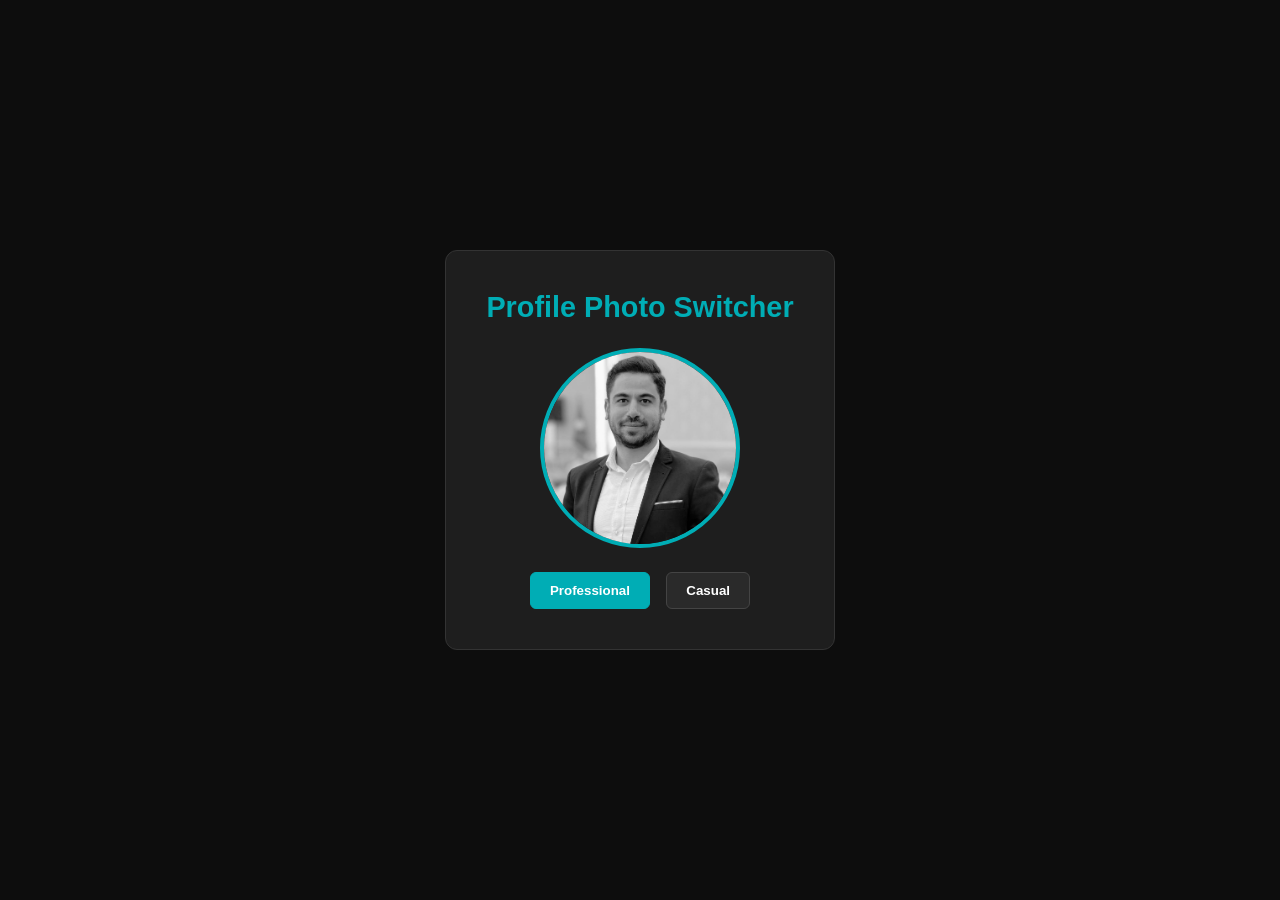
<file: bounce01/index.html>
<!DOCTYPE html>
<html lang="en">
<head>
    <meta charset="UTF-8">
    <meta name="viewport" content="width=device-width, initial-scale=1.0">
    <title>Profile Photo Switcher - Bounce 01</title>
    <link rel="stylesheet" href="style.css">
</head>
<body>

    <main class="container">
        <h1>Profile Photo Switcher</h1>

        <!-- Profile Photo Container -->
        <div class="avatar-container">
            <img 
                id="profile-img" 
                src="assets/professional.jpg" 
                alt="Osama Khader - Professional Photo" 
                class="avatar"
            >
        </div>

        <!-- Controls to switch image -->
        <div class="button-group">
            <button id="btn-pro" class="active">Professional</button>
            <button id="btn-casual">Casual</button>
        </div>
    </main>

    <script src="script.js"></script>
</body>
</html>
</file>
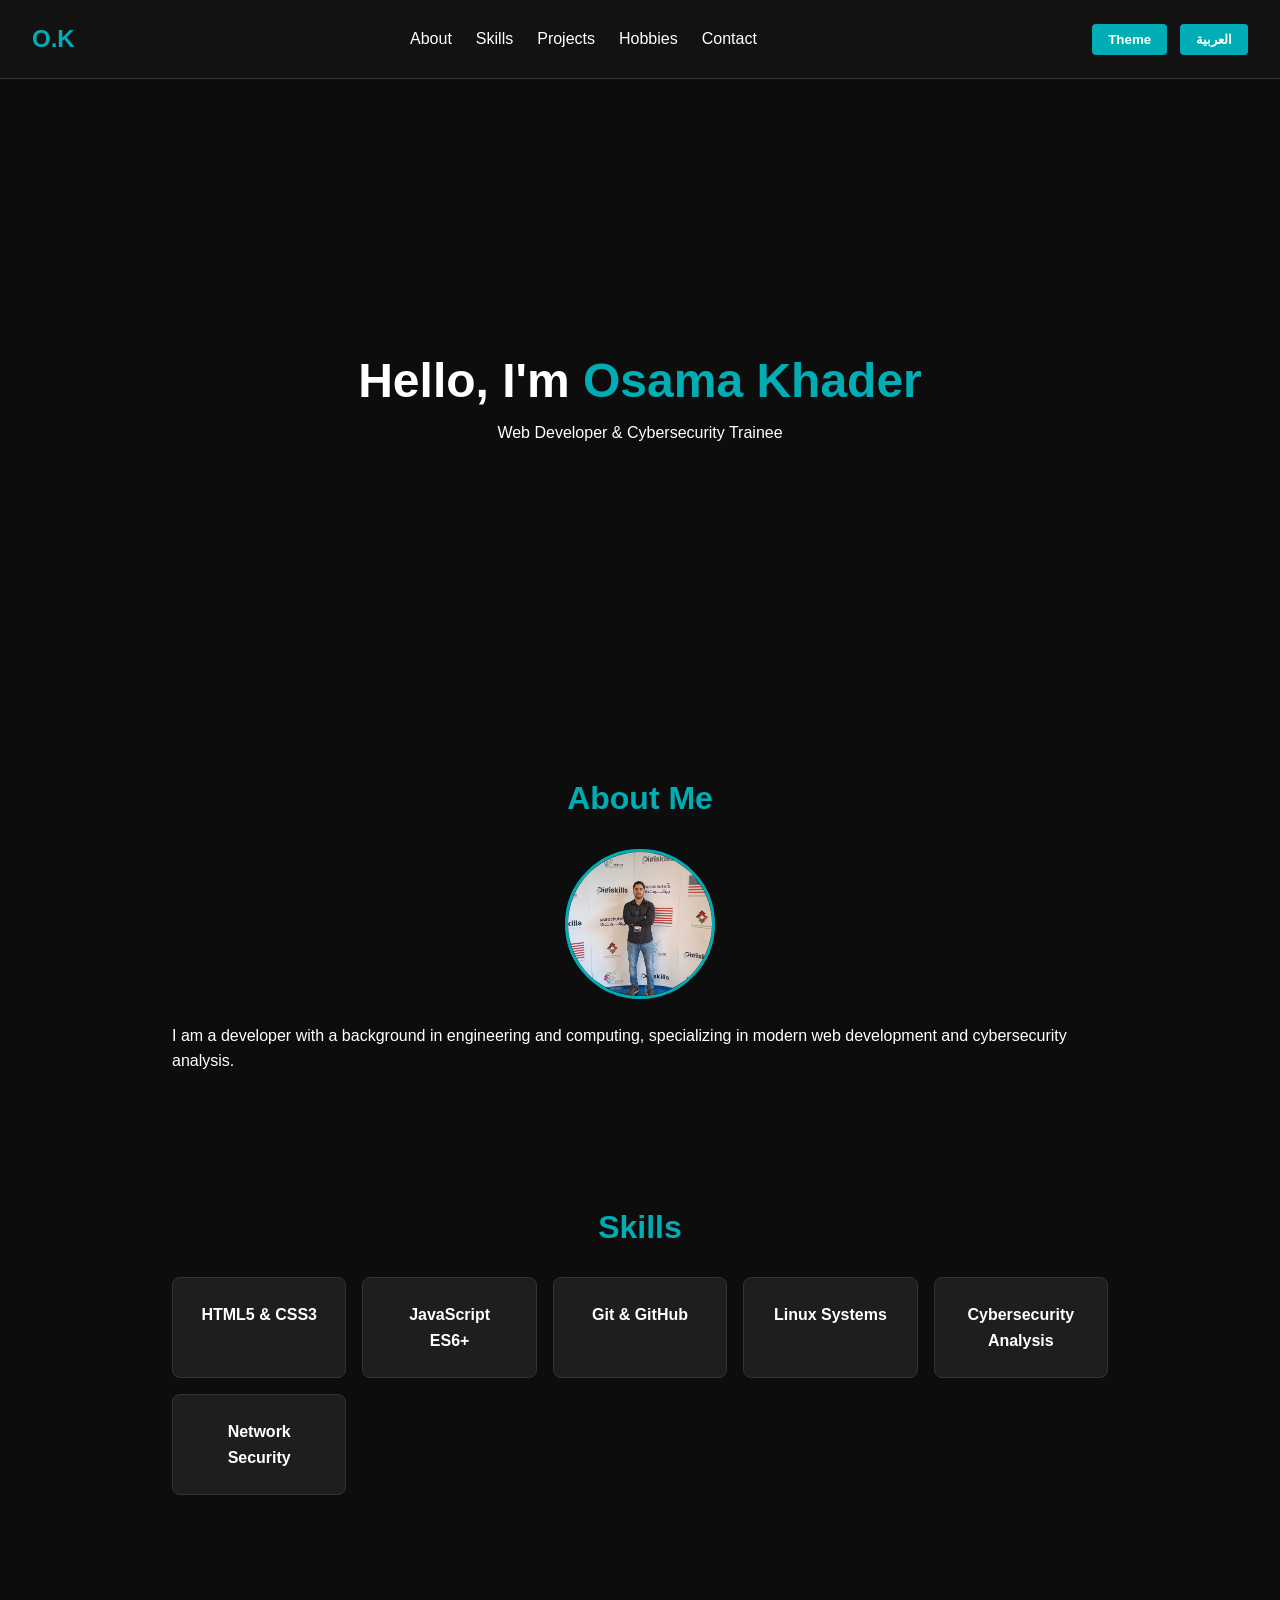
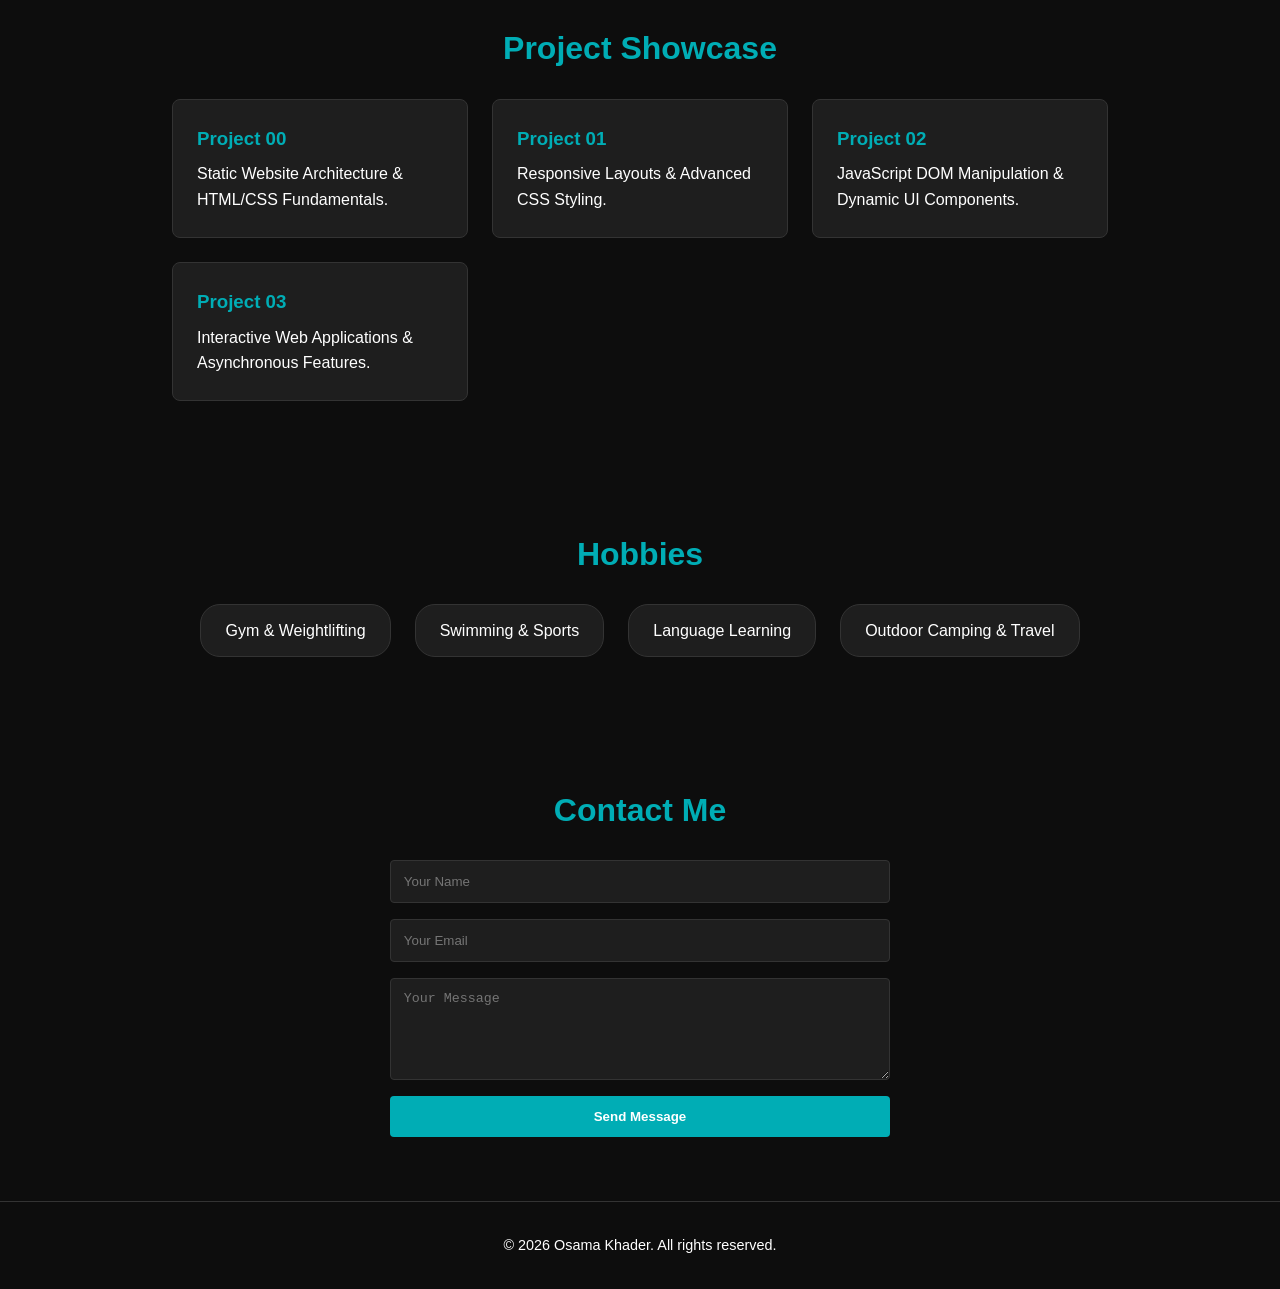
<file: bounce02/index.html>
<!DOCTYPE html>
<html lang="en" dir="ltr">
<head>
    <meta charset="UTF-8">
    <meta name="viewport" content="width=device-width, initial-scale=1.0">
    <title>Osama Khader - Portfolio</title>
    <link rel="stylesheet" href="style.css">
</head>
<body>

    <!-- Header / Navbar -->
    <header class="navbar">
        <div class="logo-container">
            <a href="#hero" class="logo" aria-label="Osama Khader">
                <span class="logo-default">O.K</span>
                <span class="logo-hover">
                    <span class="first-name">Osama</span>
                    <span class="last-name">Khader</span>
                </span>
            </a>
        </div>

        <nav class="nav-links">
            <a href="#about" id="nav-about">About</a>
            <a href="#skills" id="nav-skills">Skills</a>
            <a href="#projects" id="nav-projects">Projects</a>
            <a href="#hobbies" id="nav-hobbies">Hobbies</a>
            <a href="#contact" id="nav-contact">Contact</a>
        </nav>

        <div class="nav-buttons">
            <!-- Theme Switcher Button -->
            <button id="theme-toggle" class="control-btn">Theme</button>
            <!-- Language Switcher Button (Bounce 02) -->
            <button id="lang-btn" class="control-btn">العربية</button>
        </div>
    </header>

    <main>
        <!-- Hero Section -->
        <section id="hero" class="hero-section">
            <div class="hero-content">
                <h1 id="hero-title">Hello, I'm <span class="highlight">Osama Khader</span></h1>
                <p id="hero-subtitle">Web Developer & Cybersecurity Trainee</p>
            </div>
        </section>

        <!-- About Me Section with Photo -->
        <section id="about" class="section">
            <h2 id="about-heading">About Me</h2>
            <div class="about-container">
                <img src="assets/profile.jpg" alt="Osama Khader" class="profile-photo">
                <p id="about-text">I am a developer with a background in engineering and computing, specializing in modern web development and cybersecurity analysis.</p>
            </div>
        </section>

        <!-- Skills Grid -->
        <section id="skills" class="section">
            <h2 id="skills-heading">Skills</h2>
            <div class="skills-grid">
                <div class="skill-card">HTML5 & CSS3</div>
                <div class="skill-card">JavaScript ES6+</div>
                <div class="skill-card">Git & GitHub</div>
                <div class="skill-card">Linux Systems</div>
                <div class="skill-card">Cybersecurity Analysis</div>
                <div class="skill-card">Network Security</div>
            </div>
        </section>

        <!-- Project Showcase (Projects 00-03) -->
        <section id="projects" class="section">
            <h2 id="projects-heading">Project Showcase</h2>
            <div class="projects-grid">
                <div class="project-card">
                    <h3 id="p0-title">Project 00</h3>
                    <p id="p0-desc">Static Website Architecture & HTML/CSS Fundamentals.</p>
                </div>
                <div class="project-card">
                    <h3 id="p1-title">Project 01</h3>
                    <p id="p1-desc">Responsive Layouts & Advanced CSS Styling.</p>
                </div>
                <div class="project-card">
                    <h3 id="p2-title">Project 02</h3>
                    <p id="p2-desc">JavaScript DOM Manipulation & Dynamic UI Components.</p>
                </div>
                <div class="project-card">
                    <h3 id="p3-title">Project 03</h3>
                    <p id="p3-desc">Interactive Web Applications & Asynchronous Features.</p>
                </div>
            </div>
        </section>

        <!-- Hobbies Section -->
        <section id="hobbies" class="section">
            <h2 id="hobbies-heading">Hobbies</h2>
            <ul class="hobbies-list">
                <li id="hobby-1">Gym & Weightlifting</li>
                <li id="hobby-2">Swimming & Sports</li>
                <li id="hobby-3">Language Learning</li>
                <li id="hobby-4">Outdoor Camping & Travel</li>
            </ul>
        </section>

        <!-- Contact Form -->
        <section id="contact" class="section">
            <h2 id="contact-heading">Contact Me</h2>
            <form id="contact-form" class="contact-form">
                <input type="text" name="name" id="input-name" placeholder="Your Name" required>
                <input type="email" name="email" id="input-email" placeholder="Your Email" required>
                <textarea name="message" id="input-message" rows="5" placeholder="Your Message" required></textarea>
                <button type="submit" id="submit-btn" class="submit-btn">Send Message</button>
            </form>
        </section>
    </main>

    <!-- Footer -->
    <footer>
        <p id="footer-text">&copy; 2026 Osama Khader. All rights reserved.</p>
    </footer>

    <script src="script.js"></script>
</body>
</html>
</file>
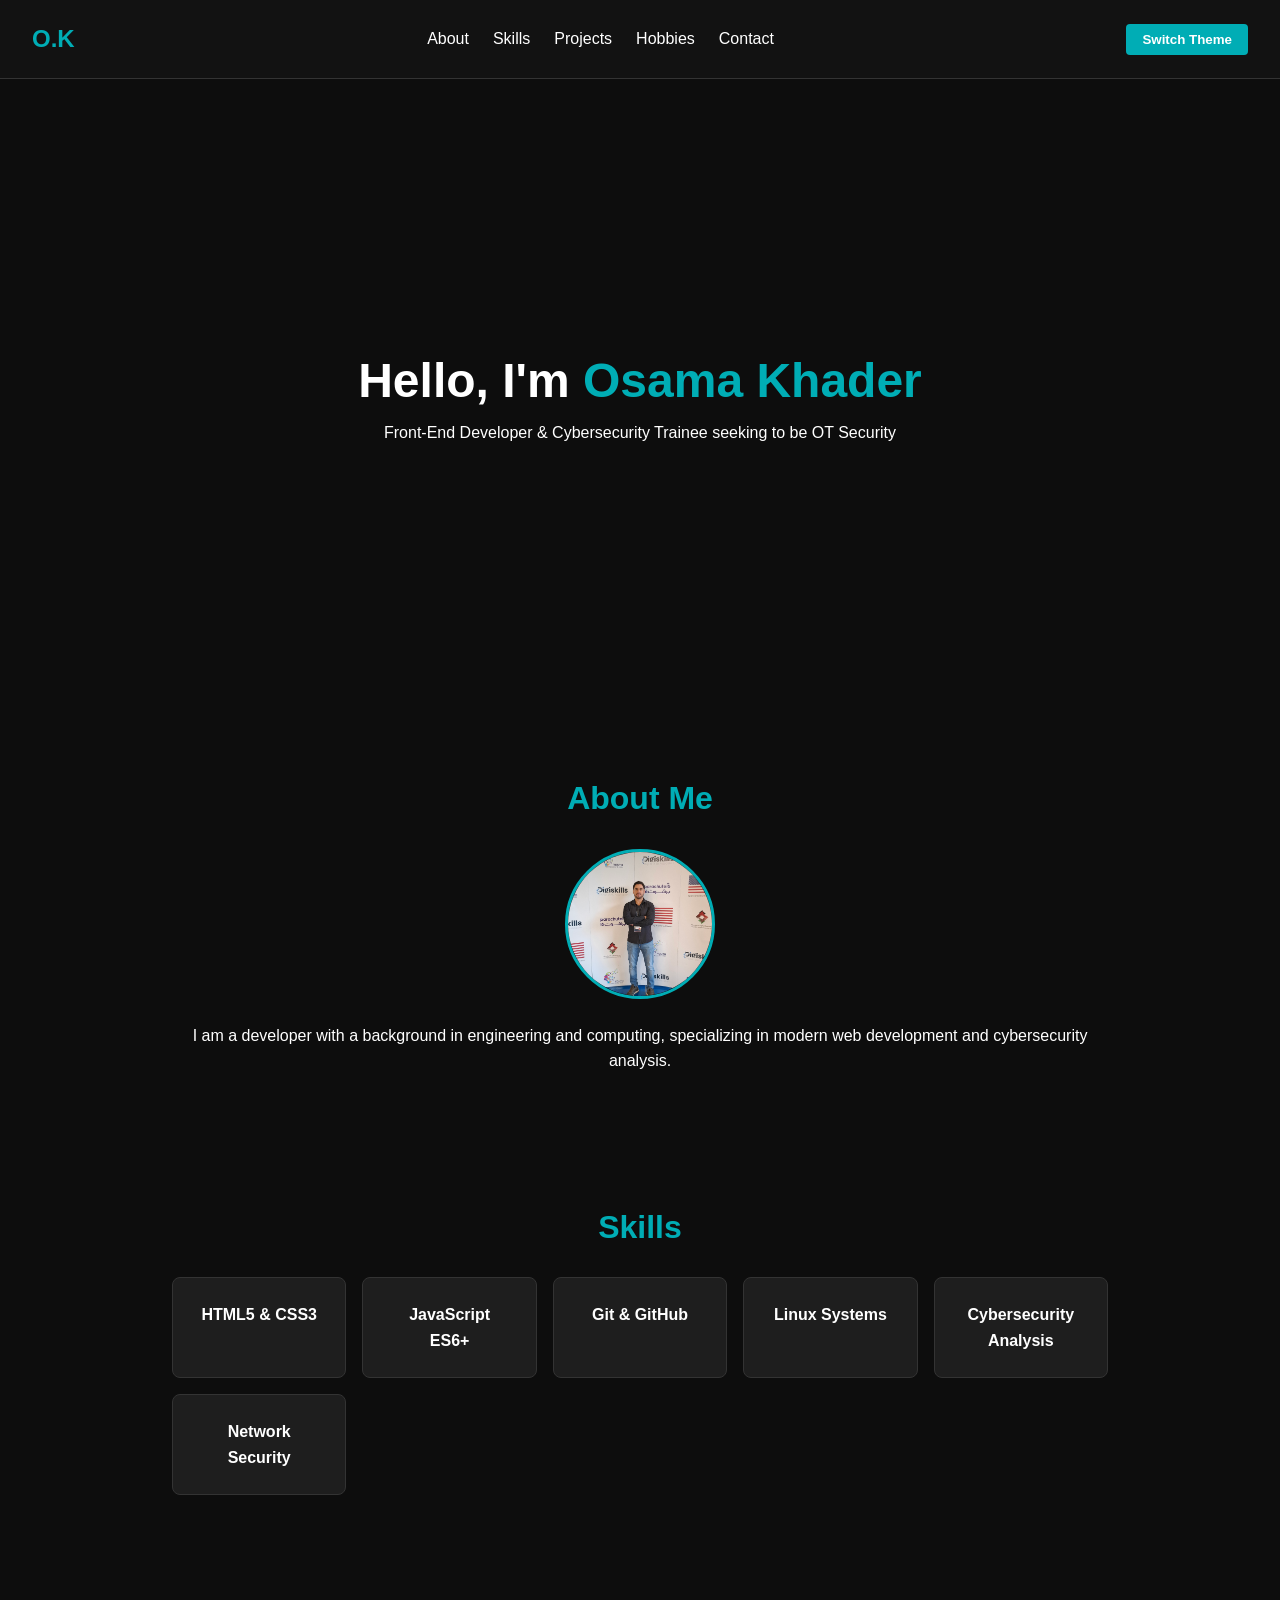
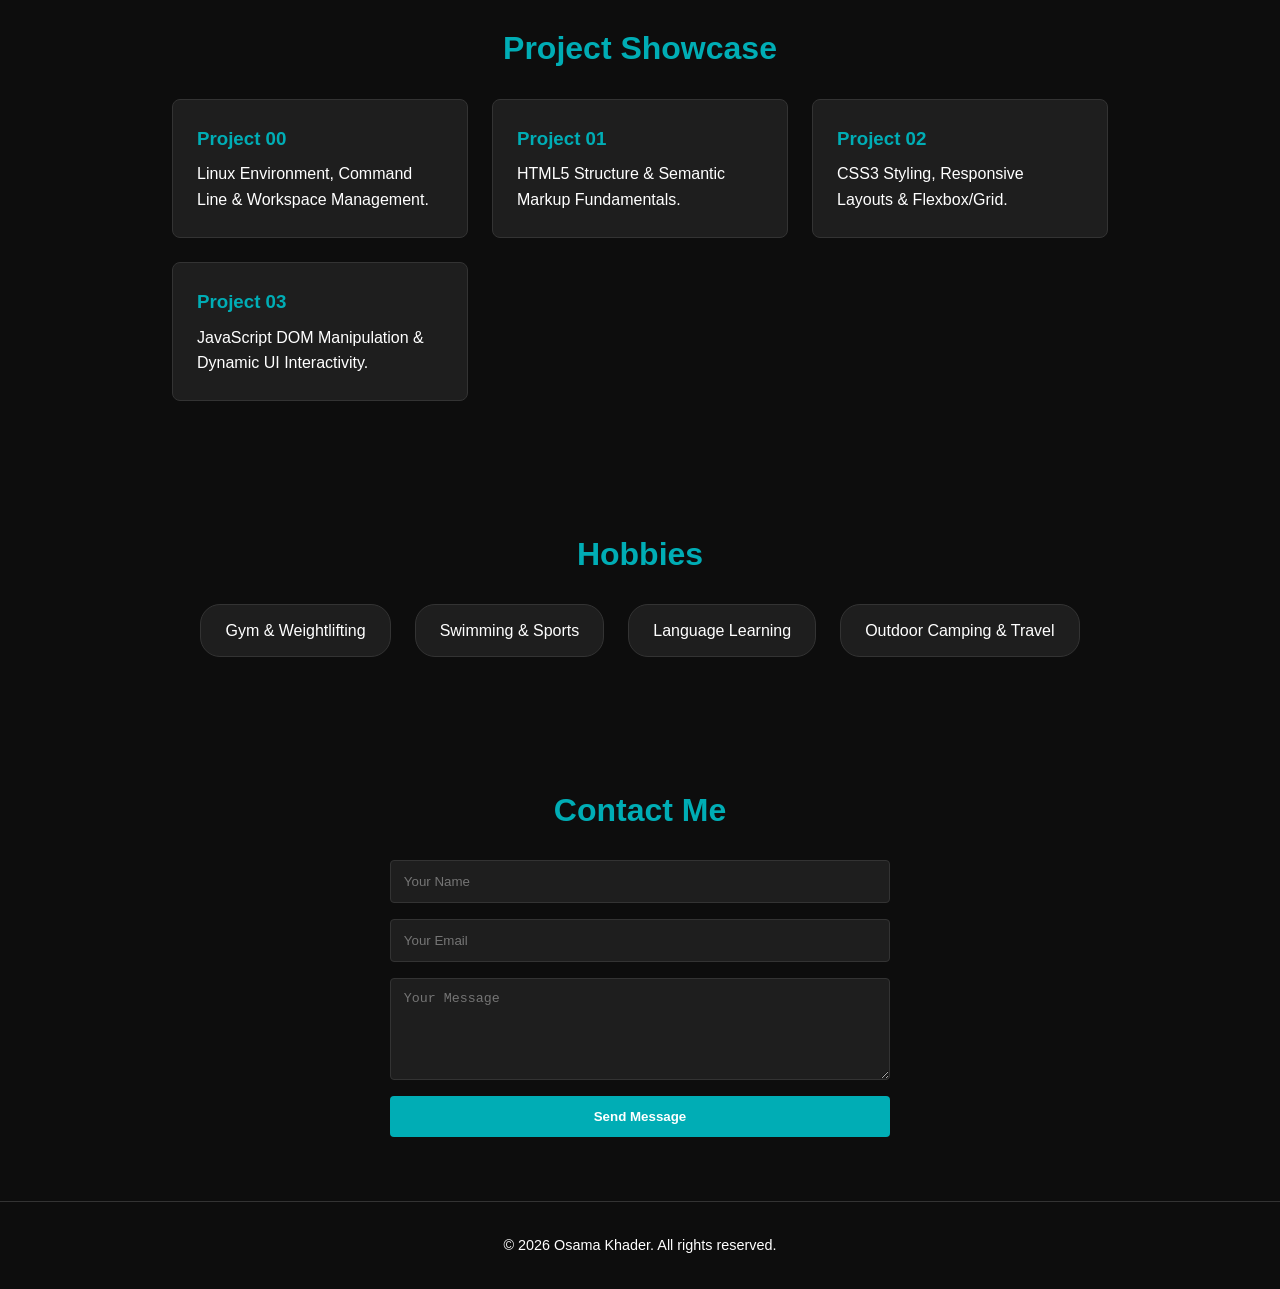
<file: ex00/index.html>
<!DOCTYPE html>
<html lang="en">
<head>
    <meta charset="UTF-8">
    <meta name="viewport" content="width=device-width, initial-scale=1.0">
    <title>Osama Khader - Portfolio</title>
    <link rel="stylesheet" href="style.css">
</head>
<body>

    <!-- Header / Navbar -->
    <header class="navbar">
        <div class="logo-container">
            <a href="#hero" class="logo" aria-label="Osama Khader">
                <span class="logo-default">O.K</span>
                <span class="logo-hover">
                    <span class="first-name">Osama</span>
                    <span class="last-name">Khader</span>
                </span>
            </a>
        </div>

        <nav class="nav-links">
            <a href="#about">About</a>
            <a href="#skills">Skills</a>
            <a href="#projects">Projects</a>
            <a href="#hobbies">Hobbies</a>
            <a href="#contact">Contact</a>
        </nav>

        <!-- Dynamic Theme Switcher -->
        <button id="theme-toggle" class="theme-btn">Switch Theme</button>
    </header>

    <main>
        <!-- Hero Section -->
        <section id="hero" class="hero-section">
            <div class="hero-content">
                <h1>Hello, I'm <span class="highlight">Osama Khader</span></h1>
                <p>Front-End Developer & Cybersecurity Trainee seeking to be OT Security</p>
            </div>
        </section>

        <!-- About Me Section with Photo -->
        <section id="about" class="section">
            <h2>About Me</h2>
            <div class="about-container">
                <img src="assets/profile.jpg" alt="Osama Khader" class="profile-photo">
                <p>I am a developer with a background in engineering and computing, specializing in modern web development and cybersecurity analysis.</p>
            </div>
        </section>

        <!-- Skills Grid -->
        <section id="skills" class="section">
            <h2>Skills</h2>
            <div class="skills-grid">
                <div class="skill-card">HTML5 & CSS3</div>
                <div class="skill-card">JavaScript ES6+</div>
                <div class="skill-card">Git & GitHub</div>
                <div class="skill-card">Linux Systems</div>
                <div class="skill-card">Cybersecurity Analysis</div>
                <div class="skill-card">Network Security</div>
            </div>
        </section>

        <!-- Project Showcase (Projects 00-03) -->
        <section id="projects" class="section">
            <h2 id="projects-heading">Project Showcase</h2>
            <div class="projects-grid">
                <!-- Project 00 Link -->
                <a href="https://github.com/Osama10kh/discovery-web-piscine" class="project-card-link">
                    <div class="project-card">
                        <h3 id="p0-title">Project 00</h3>
                        <p id="p0-desc">Linux Environment, Command Line & Workspace Management.</p>
                    </div>
                </a>

                <!-- Project 01 Link -->
                <a href="https://github.com/Osama10kh/Project01-Amman42" class="project-card-link">
                    <div class="project-card">
                        <h3 id="p1-title">Project 01</h3>
                        <p id="p1-desc">HTML5 Structure & Semantic Markup Fundamentals.</p>
                    </div>
                </a>

                <!-- Project 02 Link -->
                <a href="https://github.com/Osama10kh/project02-amman42" class="project-card-link">
                    <div class="project-card">
                        <h3 id="p2-title">Project 02</h3>
                        <p id="p2-desc">CSS3 Styling, Responsive Layouts & Flexbox/Grid.</p>
                    </div>
                </a>

                <!-- Project 03 Link -->
                <a href="https://github.com/Osama10kh/project03-amman42" class="project-card-link">
                    <div class="project-card">
                        <h3 id="p3-title">Project 03</h3>
                        <p id="p3-desc">JavaScript DOM Manipulation & Dynamic UI Interactivity.</p>
                    </div>
                </a>
            </div>
        </section>

        <!-- Hobbies Section -->
        <section id="hobbies" class="section">
            <h2>Hobbies</h2>
            <ul class="hobbies-list">
                <li>Gym & Weightlifting</li>
                <li>Swimming & Sports</li>
                <li>Language Learning</li>
                <li>Outdoor Camping & Travel</li>
            </ul>
        </section>

        <!-- Contact Form -->
        <section id="contact" class="section">
            <h2>Contact Me</h2>
            <form id="contact-form" class="contact-form">
                <input type="text" name="name" placeholder="Your Name" required>
                <input type="email" name="email" placeholder="Your Email" required>
                <textarea name="message" rows="5" placeholder="Your Message" required></textarea>
                <button type="submit" class="submit-btn">Send Message</button>
            </form>
        </section>
    </main>

    <!-- Footer -->
    <footer>
        <p>&copy; 2026 Osama Khader. All rights reserved.</p>
    </footer>

    <script src="script.js"></script>
</body>
</html>
</file>
<file: bounce01/style.css>
* {
    margin: 0;
    padding: 0;
    box-sizing: border-box;
}

body {
    background-color: #0d0d0d;
    color: #ffffff;
    font-family: 'Segoe UI', Tahoma, Geneva, Verdana, sans-serif;
    display: flex;
    justify-content: center;
    align-items: center;
    min-height: 100vh;
}

.container {
    text-align: center;
    background-color: #1e1e1e;
    padding: 2.5rem;
    border-radius: 12px;
    border: 1px solid #333333;
}

h1 {
    margin-bottom: 1.5rem;
    font-size: 1.8rem;
    color: #00adb5;
}

.avatar-container {
    width: 200px;
    height: 200px;
    margin: 0 auto 1.5rem auto;
    border-radius: 50%;
    overflow: hidden;
    border: 4px solid #00adb5;
}

/* Profile Image with Transition */
.avatar {
    width: 100%;
    height: 140%;
    object-fit: cover;
    opacity: 1;
    transition: opacity 0.3s ease-in-out, transform 0.3s ease-in-out;
}

/* Smooth fade effect class */
.avatar.fade-out {
    opacity: 0;
    transform: scale(0.95);
}

.button-group {
    display: flex;
    gap: 1rem;
    justify-content: center;
}

button {
    padding: 0.6rem 1.2rem;
    background-color: #2a2a2a;
    color: #ffffff;
    border: 1px solid #444444;
    border-radius: 6px;
    cursor: pointer;
    font-weight: bold;
    transition: all 0.2s ease;
}

button:hover {
    background-color: #333333;
}

button.active {
    background-color: #00adb5;
    border-color: #00adb5;
}
</file>
<file: bounce02/style.css>
/* Reset & Base Styles */
* {
    margin: 0;
    padding: 0;
    box-sizing: border-box;
}

:root {
    --bg-color: #0d0d0d;
    --text-color: #ffffff;
    --accent-color: #00adb5;
    --nav-bg: #121212;
    --card-bg: #1e1e1e;
    --border-color: #333333;
}

body.light-theme {
    --bg-color: #f4f4f9;
    --text-color: #121212;
    --nav-bg: #ffffff;
    --card-bg: #e0e0e0;
    --border-color: #cccccc;
}

body {
    background-color: var(--bg-color);
    color: var(--text-color);
    font-family: 'Segoe UI', Tahoma, Geneva, Verdana, sans-serif;
    transition: background-color 0.3s ease, color 0.3s ease;
    line-height: 1.6;
}

/* Bi-directional support for RTL (Arabic) & LTR (English) */
html[dir="rtl"] body {
    text-align: right;
}

html[dir="ltr"] body {
    text-align: left;
}

/* Navbar */
.navbar {
    display: flex;
    justify-content: space-between;
    align-items: center;
    padding: 1.2rem 2rem;
    background-color: var(--nav-bg);
    position: sticky;
    top: 0;
    z-index: 1000;
    border-bottom: 1px solid var(--border-color);
}

.logo-container {
    height: 40px;
    display: flex;
    align-items: center;
}

.logo {
    font-size: 1.5rem;
    font-weight: bold;
    color: var(--accent-color);
    text-decoration: none;
    cursor: pointer;
}

.logo-hover {
    display: none;
    flex-direction: column;
    font-size: 0.9rem;
    line-height: 1.1;
}

.logo-hover .last-name {
    font-size: 0.75rem;
    color: var(--text-color);
    opacity: 0.8;
}

.logo:hover .logo-default { display: none; }
.logo:hover .logo-hover { display: flex; }

.nav-links {
    display: flex;
    gap: 1.5rem;
}

.nav-links a {
    color: var(--text-color);
    text-decoration: none;
    transition: color 0.2s ease;
}

.nav-links a:hover {
    color: var(--accent-color);
}

.nav-buttons {
    display: flex;
    gap: 0.8rem;
}

.control-btn {
    padding: 0.5rem 1rem;
    background-color: var(--accent-color);
    color: #ffffff;
    border: none;
    border-radius: 4px;
    cursor: pointer;
    font-weight: bold;
}

/* Sections General */
.section {
    padding: 4rem 2rem;
    max-width: 1000px;
    margin: 0 auto;
    text-align: inherit;
}

.section h2 {
    text-align: center;
    font-size: 2rem;
    margin-bottom: 1.5rem;
    color: var(--accent-color);
}

/* Hero Section */
.hero-section {
    display: flex;
    justify-content: center;
    align-items: center;
    height: 70vh;
    text-align: center;
}

.hero-content h1 { font-size: 3rem; }
.highlight { color: var(--accent-color); }

/* About Me */
.about-container {
    display: flex;
    flex-direction: column;
    align-items: center;
    gap: 1.5rem;
}

.profile-photo {
    width: 150px;
    height: 150px;
    border-radius: 50%;
    object-fit: cover;
    border: 3px solid var(--accent-color);
}

/* Skills Grid */
.skills-grid {
    display: grid;
    grid-template-columns: repeat(auto-fit, minmax(150px, 1fr));
    gap: 1rem;
}

.skill-card {
    background-color: var(--card-bg);
    padding: 1.5rem;
    border-radius: 8px;
    border: 1px solid var(--border-color);
    font-weight: bold;
    text-align: center;
}

/* Projects Showcase */
.projects-grid {
    display: grid;
    grid-template-columns: repeat(auto-fit, minmax(220px, 1fr));
    gap: 1.5rem;
}

.project-card {
    background-color: var(--card-bg);
    padding: 1.5rem;
    border-radius: 8px;
    border: 1px solid var(--border-color);
    text-align: inherit;
}

.project-card h3 {
    color: var(--accent-color);
    margin-bottom: 0.5rem;
}

/* Hobbies */
.hobbies-list {
    list-style: none;
    display: flex;
    justify-content: center;
    gap: 1.5rem;
    flex-wrap: wrap;
    padding: 0;
}

.hobbies-list li {
    background-color: var(--card-bg);
    padding: 0.8rem 1.5rem;
    border-radius: 20px;
    border: 1px solid var(--border-color);
}

/* Contact Form */
.contact-form {
    display: flex;
    flex-direction: column;
    gap: 1rem;
    max-width: 500px;
    margin: 0 auto;
}

.contact-form input,
.contact-form textarea {
    padding: 0.8rem;
    border-radius: 4px;
    border: 1px solid var(--border-color);
    background-color: var(--card-bg);
    color: var(--text-color);
}

.submit-btn {
    padding: 0.8rem;
    background-color: var(--accent-color);
    color: #ffffff;
    border: none;
    border-radius: 4px;
    cursor: pointer;
    font-weight: bold;
}

/* Footer */
footer {
    text-align: center;
    padding: 2rem;
    border-top: 1px solid var(--border-color);
    font-size: 0.9rem;
}

/* Mobile Responsiveness */
@media (max-width: 768px) {
    .navbar {
        flex-direction: column;
        gap: 1rem;
    }

    .nav-links {
        flex-wrap: wrap;
        justify-content: center;
        gap: 1rem;
    }

    .hero-content h1 {
        font-size: 2.2rem;
    }
}
</file>
<file: ex00/style.css>
/* Reset & Base Styles */
* {
    margin: 0;
    padding: 0;
    box-sizing: border-box;
}

:root {
    --bg-color: #0d0d0d;
    --text-color: #ffffff;
    --accent-color: #00adb5;
    --nav-bg: #121212;
    --card-bg: #1e1e1e;
    --border-color: #333333;
}

body.light-theme {
    --bg-color: #f4f4f9;
    --text-color: #121212;
    --nav-bg: #ffffff;
    --card-bg: #e0e0e0;
    --border-color: #cccccc;
}

body {
    background-color: var(--bg-color);
    color: var(--text-color);
    font-family: 'Segoe UI', Tahoma, Geneva, Verdana, sans-serif;
    transition: background-color 0.3s ease, color 0.3s ease;
    line-height: 1.6;
}

/* Header & Navbar */
.navbar {
    display: flex;
    justify-content: space-between;
    align-items: center;
    padding: 1.2rem 2rem;
    background-color: var(--nav-bg);
    position: sticky;
    top: 0;
    z-index: 1000;
    border-bottom: 1px solid var(--border-color);
}

.logo-container {
    height: 40px;
    display: flex;
    align-items: center;
}

.logo {
    font-size: 1.5rem;
    font-weight: bold;
    color: var(--accent-color);
    text-decoration: none;
    cursor: pointer;
}

.logo-hover {
    display: none;
    flex-direction: column;
    font-size: 0.9rem;
    line-height: 1.1;
}

.logo-hover .last-name {
    font-size: 0.75rem;
    color: var(--text-color);
    opacity: 0.8;
}

.logo:hover .logo-default { display: none; }
.logo:hover .logo-hover { display: flex; }

.nav-links {
    display: flex;
    gap: 1.5rem;
}

.nav-links a {
    color: var(--text-color);
    text-decoration: none;
    transition: color 0.2s ease;
}

.nav-links a:hover {
    color: var(--accent-color);
}

.theme-btn {
    padding: 0.5rem 1rem;
    background-color: var(--accent-color);
    color: #ffffff;
    border: none;
    border-radius: 4px;
    cursor: pointer;
    font-weight: bold;
}

/* Sections General */
.section {
    padding: 4rem 2rem;
    max-width: 1000px;
    margin: 0 auto;
    text-align: center;
}

.section h2 {
    font-size: 2rem;
    margin-bottom: 1.5rem;
    color: var(--accent-color);
}

/* Hero Section */
.hero-section {
    display: flex;
    justify-content: center;
    align-items: center;
    height: 70vh;
    text-align: center;
}

.hero-content h1 { font-size: 3rem; }
.highlight { color: var(--accent-color); }

/* About Me */
.about-container {
    display: flex;
    flex-direction: column;
    align-items: center;
    gap: 1.5rem;
}

.profile-photo {
    width: 150px;
    height: 150px;
    border-radius: 50%;
    object-fit: cover;
    border: 3px solid var(--accent-color);
}

/* Skills Grid */
.skills-grid {
    display: grid;
    grid-template-columns: repeat(auto-fit, minmax(150px, 1fr));
    gap: 1rem;
}

.skill-card {
    background-color: var(--card-bg);
    padding: 1.5rem;
    border-radius: 8px;
    border: 1px solid var(--border-color);
    font-weight: bold;
}

/* Make project cards act as clickable blocks */
.project-card-link {
    text-decoration: none;
    color: inherit;
    display: block;
    transition: transform 0.2s ease;
}

.project-card-link:hover .project-card {
    border-color: var(--accent-color);
    transform: translateY(-4px);
}

/* Projects Showcase */
.projects-grid {
    display: grid;
    grid-template-columns: repeat(auto-fit, minmax(220px, 1fr));
    gap: 1.5rem;
}

.project-card {
    background-color: var(--card-bg);
    padding: 1.5rem;
    border-radius: 8px;
    border: 1px solid var(--border-color);
    text-align: left;
}

.project-card h3 {
    color: var(--accent-color);
    margin-bottom: 0.5rem;
}

/* Hobbies */
.hobbies-list {
    list-style: none;
    display: flex;
    justify-content: center;
    gap: 1.5rem;
    flex-wrap: wrap;
}

.hobbies-list li {
    background-color: var(--card-bg);
    padding: 0.8rem 1.5rem;
    border-radius: 20px;
    border: 1px solid var(--border-color);
}

/* Contact Form */
.contact-form {
    display: flex;
    flex-direction: column;
    gap: 1rem;
    max-width: 500px;
    margin: 0 auto;
}

.contact-form input,
.contact-form textarea {
    padding: 0.8rem;
    border-radius: 4px;
    border: 1px solid var(--border-color);
    background-color: var(--card-bg);
    color: var(--text-color);
}

.submit-btn {
    padding: 0.8rem;
    background-color: var(--accent-color);
    color: #ffffff;
    border: none;
    border-radius: 4px;
    cursor: pointer;
    font-weight: bold;
}

/* Footer */
footer {
    text-align: center;
    padding: 2rem;
    border-top: 1px solid var(--border-color);
    font-size: 0.9rem;
}

/* Mobile Responsiveness (Flexbox & CSS Media Queries) */
@media (max-width: 768px) {
    .navbar {
        flex-direction: column;
        gap: 1rem;
    }

    .nav-links {
        flex-wrap: wrap;
        justify-content: center;
        gap: 1rem;
    }

    .hero-content h1 {
        font-size: 2.2rem;
    }
}
</file>
